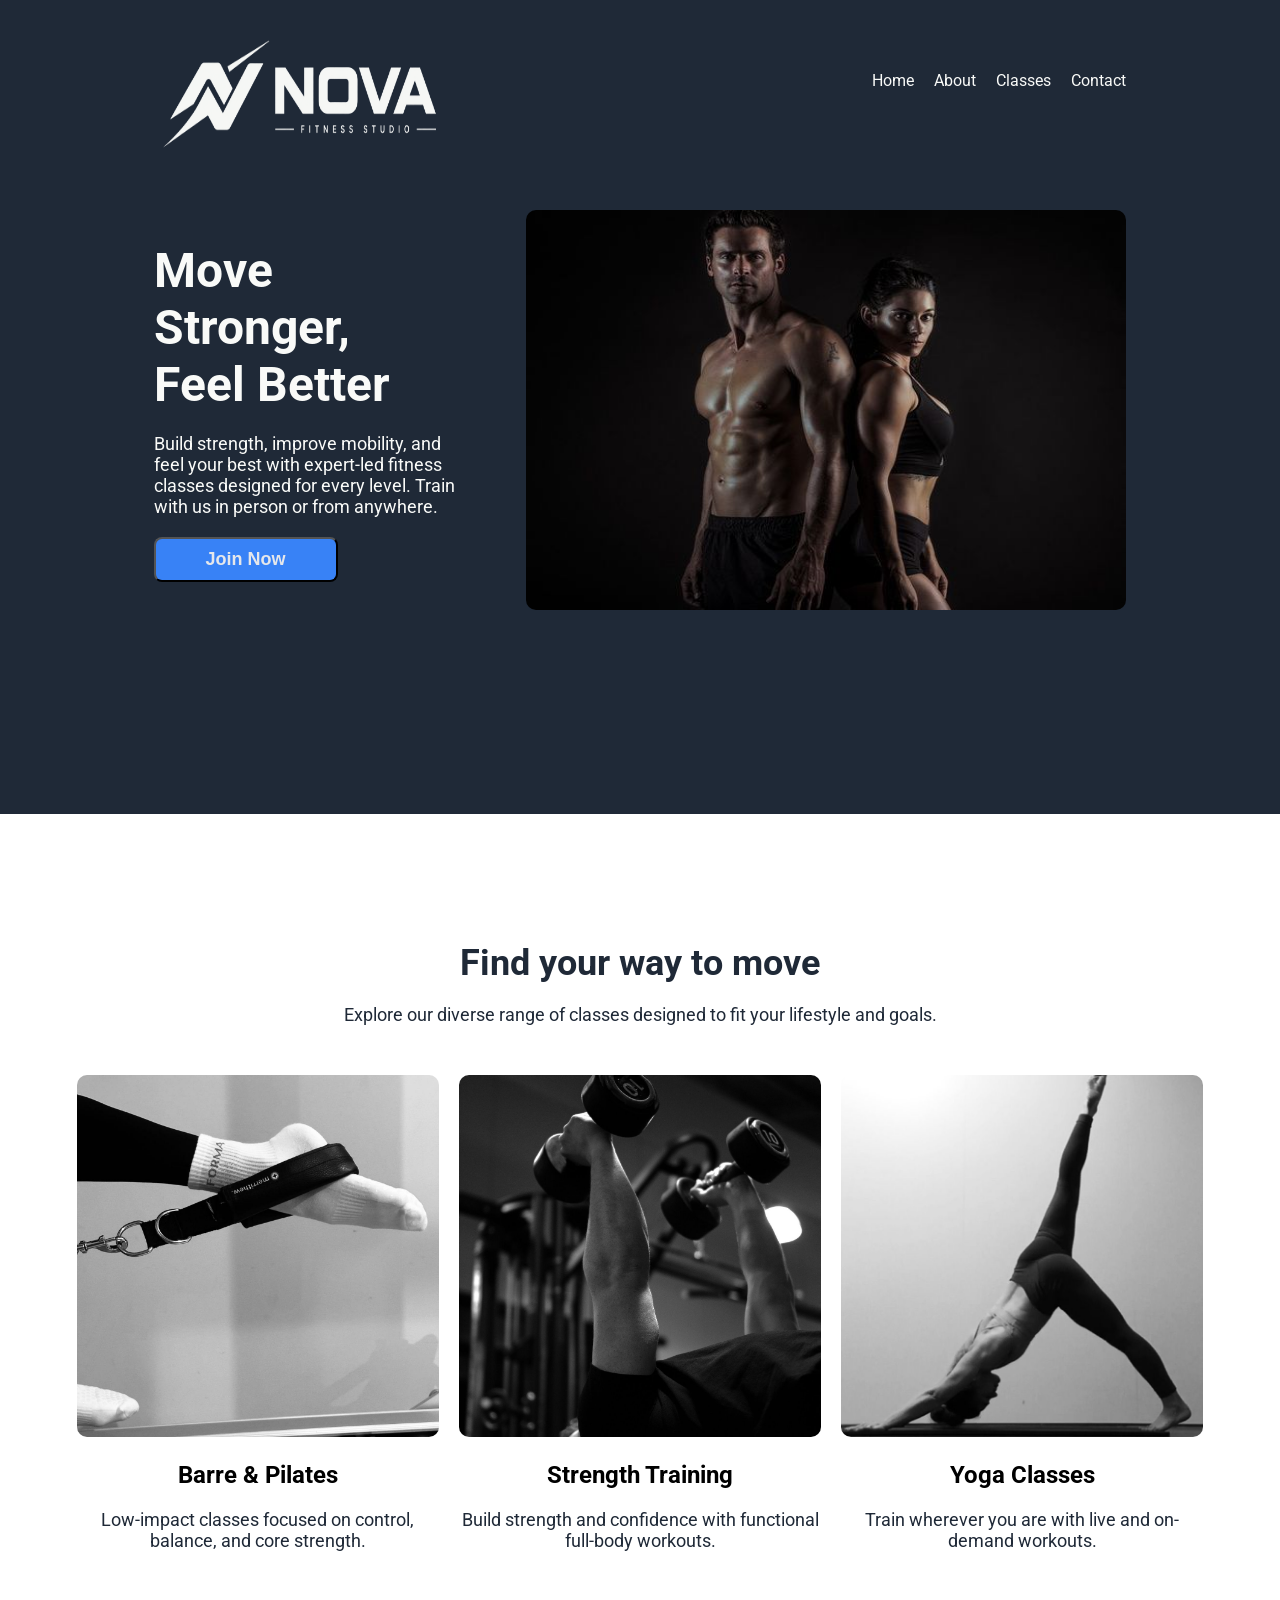
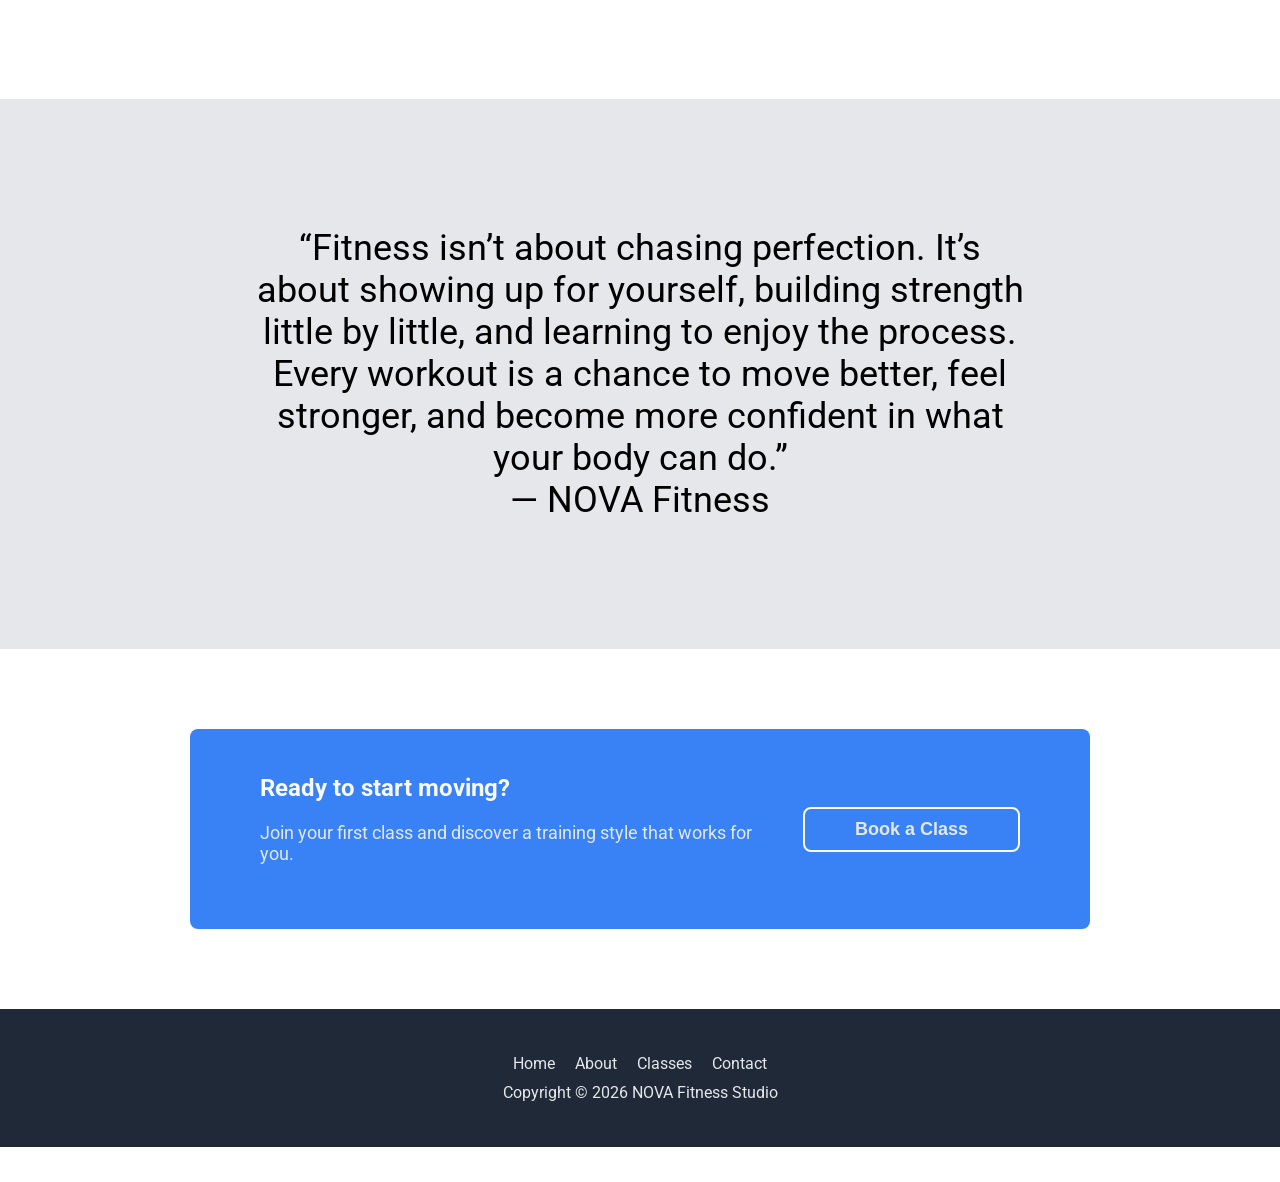
<file: index.html>
<!doctype html>
<html lang="en">
  <head>
    <meta charset="UTF-8" />
    <meta name="viewport" content="width=device-width, initial-scale=1.0" />
    <title>NOVA STUDIO</title>
    <link rel="stylesheet" href="style.css" />
  </head>

  <body>
    <header>
      <img src="imagess/logo.png" alt="Logo" class="logo" />
      <input type="checkbox" id="menu-toggle" class="menu-toggle" />
      <label
        for="menu-toggle"
        class="menu-button"
        aria-label="Toggle navigation menu"
      >
        <span></span>
        <span></span>
        <span></span>
      </label>
      <nav>
        <ul>
          <li><a href="index.html">Home</a></li>
          <li><a href="about.html">About</a></li>
          <li><a href="classes.html">Classes</a></li>
          <li><a href="#contact">Contact</a></li>
        </ul>
      </nav>
    </header>
    <main>
      <section class="hero" id="home">
        <article class="hero-content">
          <h1>
            Move Stronger, <br />
            Feel Better
          </h1>
          <p>
            Build strength, improve mobility, and feel your best with expert-led
            fitness classes designed for every level. Train with us in person or
            from anywhere.
          </p>
          <button href="classes.html" class="cta-button">Join Now</button>
        </article>
        <figure>
          <img
            src="imagess/gym-buddies.jpg"
            alt="Gym buddies"
            class="hero-image"
          />
        </figure>
      </section>
      <section class="classes">
        <h2>Find your way to move</h2>
        <p>
          Explore our diverse range of classes designed to fit your lifestyle
          and goals.
        </p>
        <div class="class-cards">
          <article class="card-info">
            <a href="pilates.html"
              ><img src="imagess/pilates.jpg" alt="Pilates fitness class"
            /></a>

            <h3>Barre & Pilates</h3>

            <p>
              Low-impact classes focused on control, balance, and core strength.
            </p>
          </article>

          <article class="card-info">
            <a href="strength-training.html"
              ><img
                src="imagess/strength.jpg"
                alt="man lifting weights in a gym"
            /></a>

            <h3>Strength Training</h3>

            <p>
              Build strength and confidence with functional full-body workouts.
            </p>
          </article>

          <article class="card-info">
            <a href="online-classes.html"
              ><img src="imagess/yoga.jpg" alt="woman doing a yoga posture"
            /></a>

            <h3>Yoga Classes</h3>

            <p>Train wherever you are with live and on-demand workouts.</p>
          </article>
        </div>
      </section>

      <section class="quote">
        <blockquote>
          “Fitness isn’t about chasing perfection. It’s about showing up for
          yourself, building strength little by little, and learning to enjoy
          the process. Every workout is a chance to move better, feel stronger,
          and become more confident in what your body can do.”

          <footer>— NOVA Fitness</footer>
        </blockquote>
      </section>
      <section class="cta">
        <article>
          <h2>Ready to start moving?</h2>

          <p>
            Join your first class and discover a training style that works for
            you.
          </p>
        </article>

        <button href="classes.html" class="button">Book a Class</button>
      </section>
    </main>
    <footer>
      <input
        type="checkbox"
        id="footer-menu-toggle"
        class="footer-menu-toggle"
      />
      <label
        for="footer-menu-toggle"
        class="footer-menu-button"
        aria-label="Toggle footer navigation menu"
      >
        <span></span>
        <span></span>
        <span></span>
      </label>
      <ul class="footer-nav">
        <li><a href="#home">Home</a></li>
        <li><a href="about.html">About</a></li>
        <li><a href="#classes">Classes</a></li>
        <li><a href="#contact">Contact</a></li>
      </ul>
      <p>Copyright © 2026 NOVA Fitness Studio</p>
    </footer>
  </body>
</html>
</file>
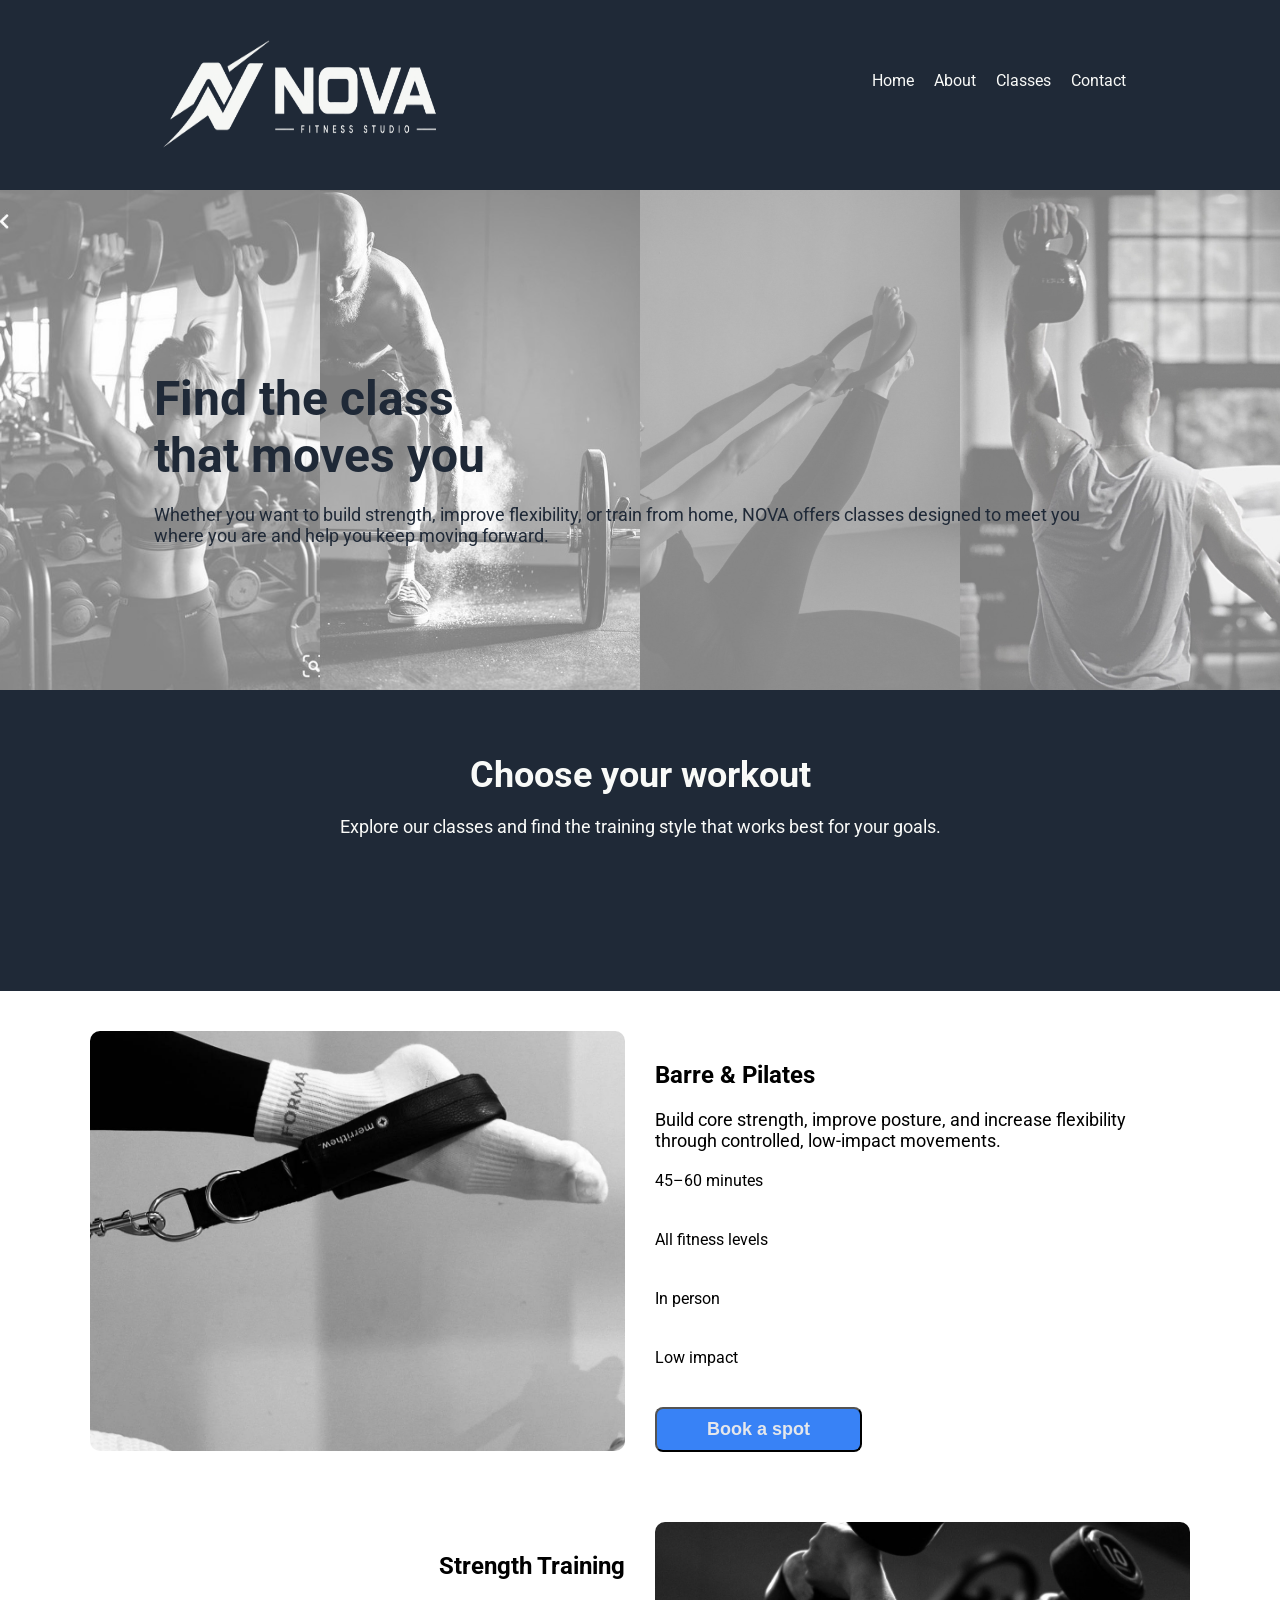
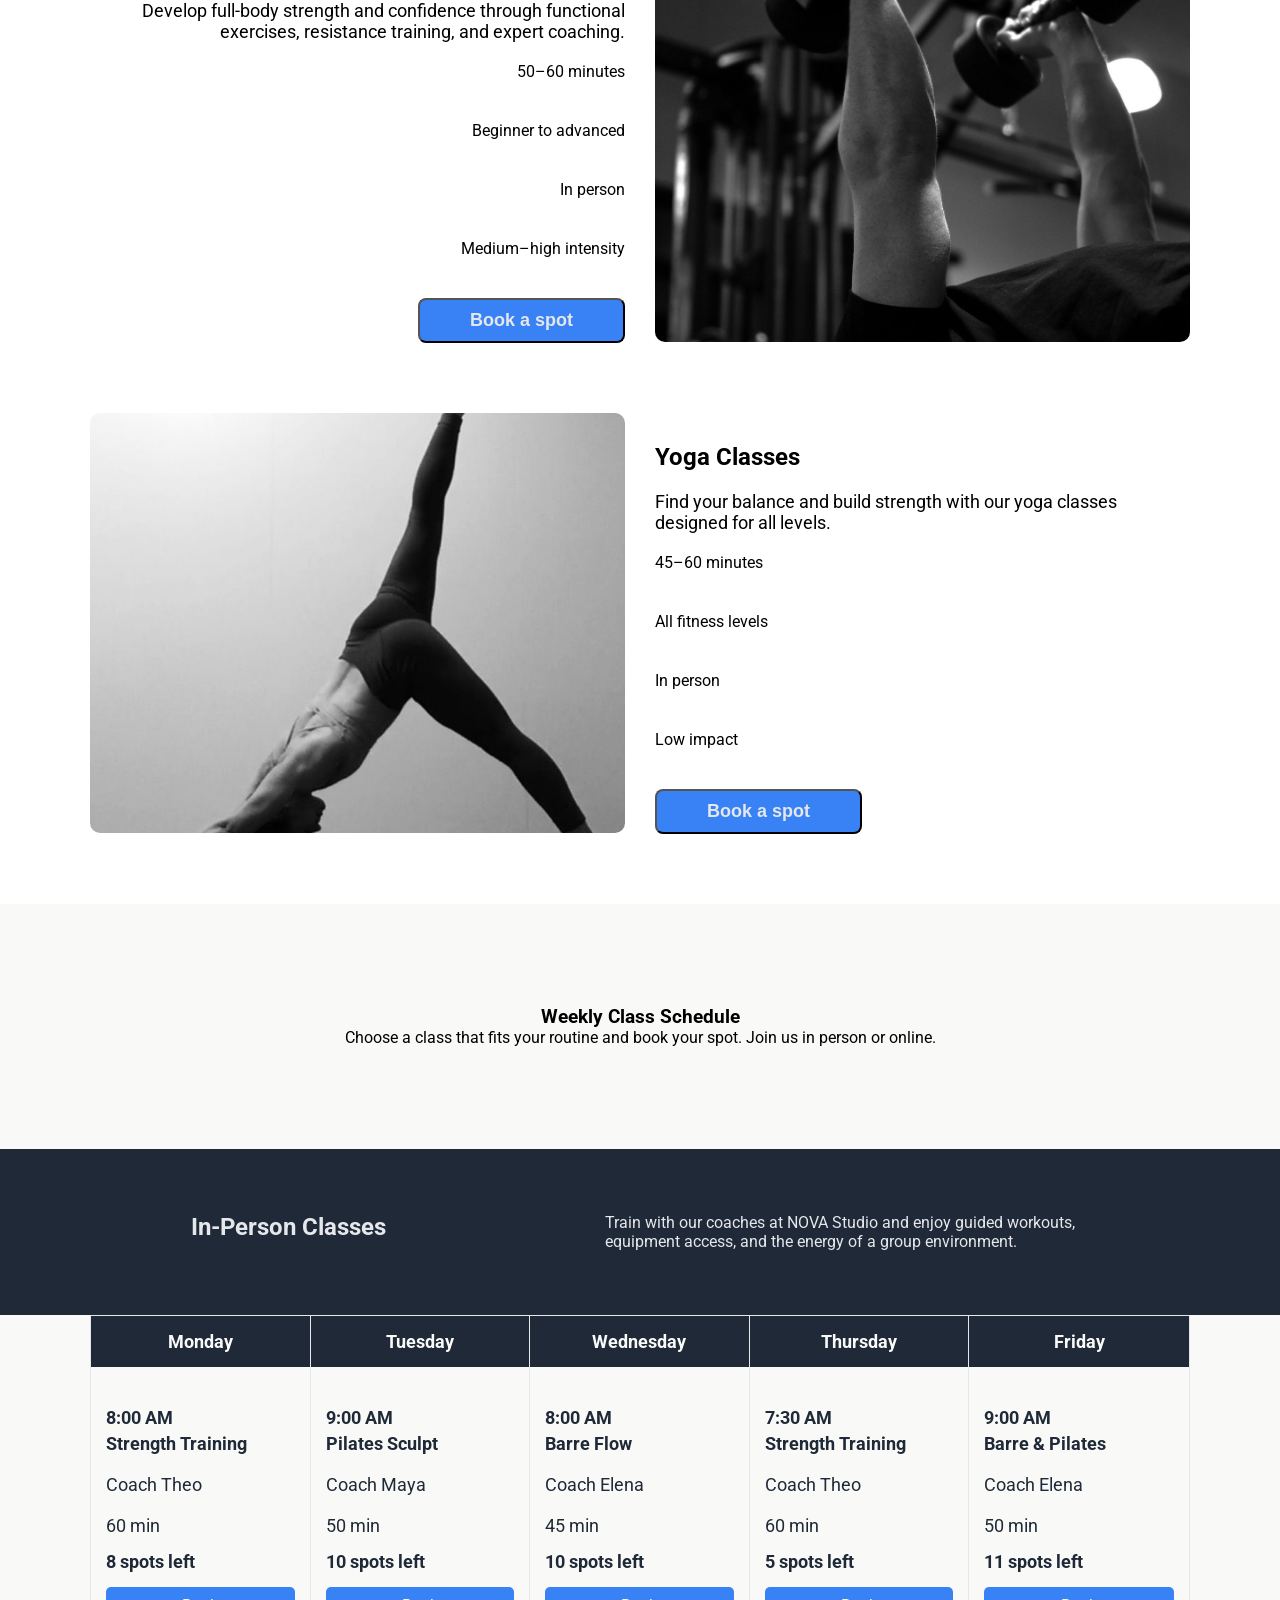
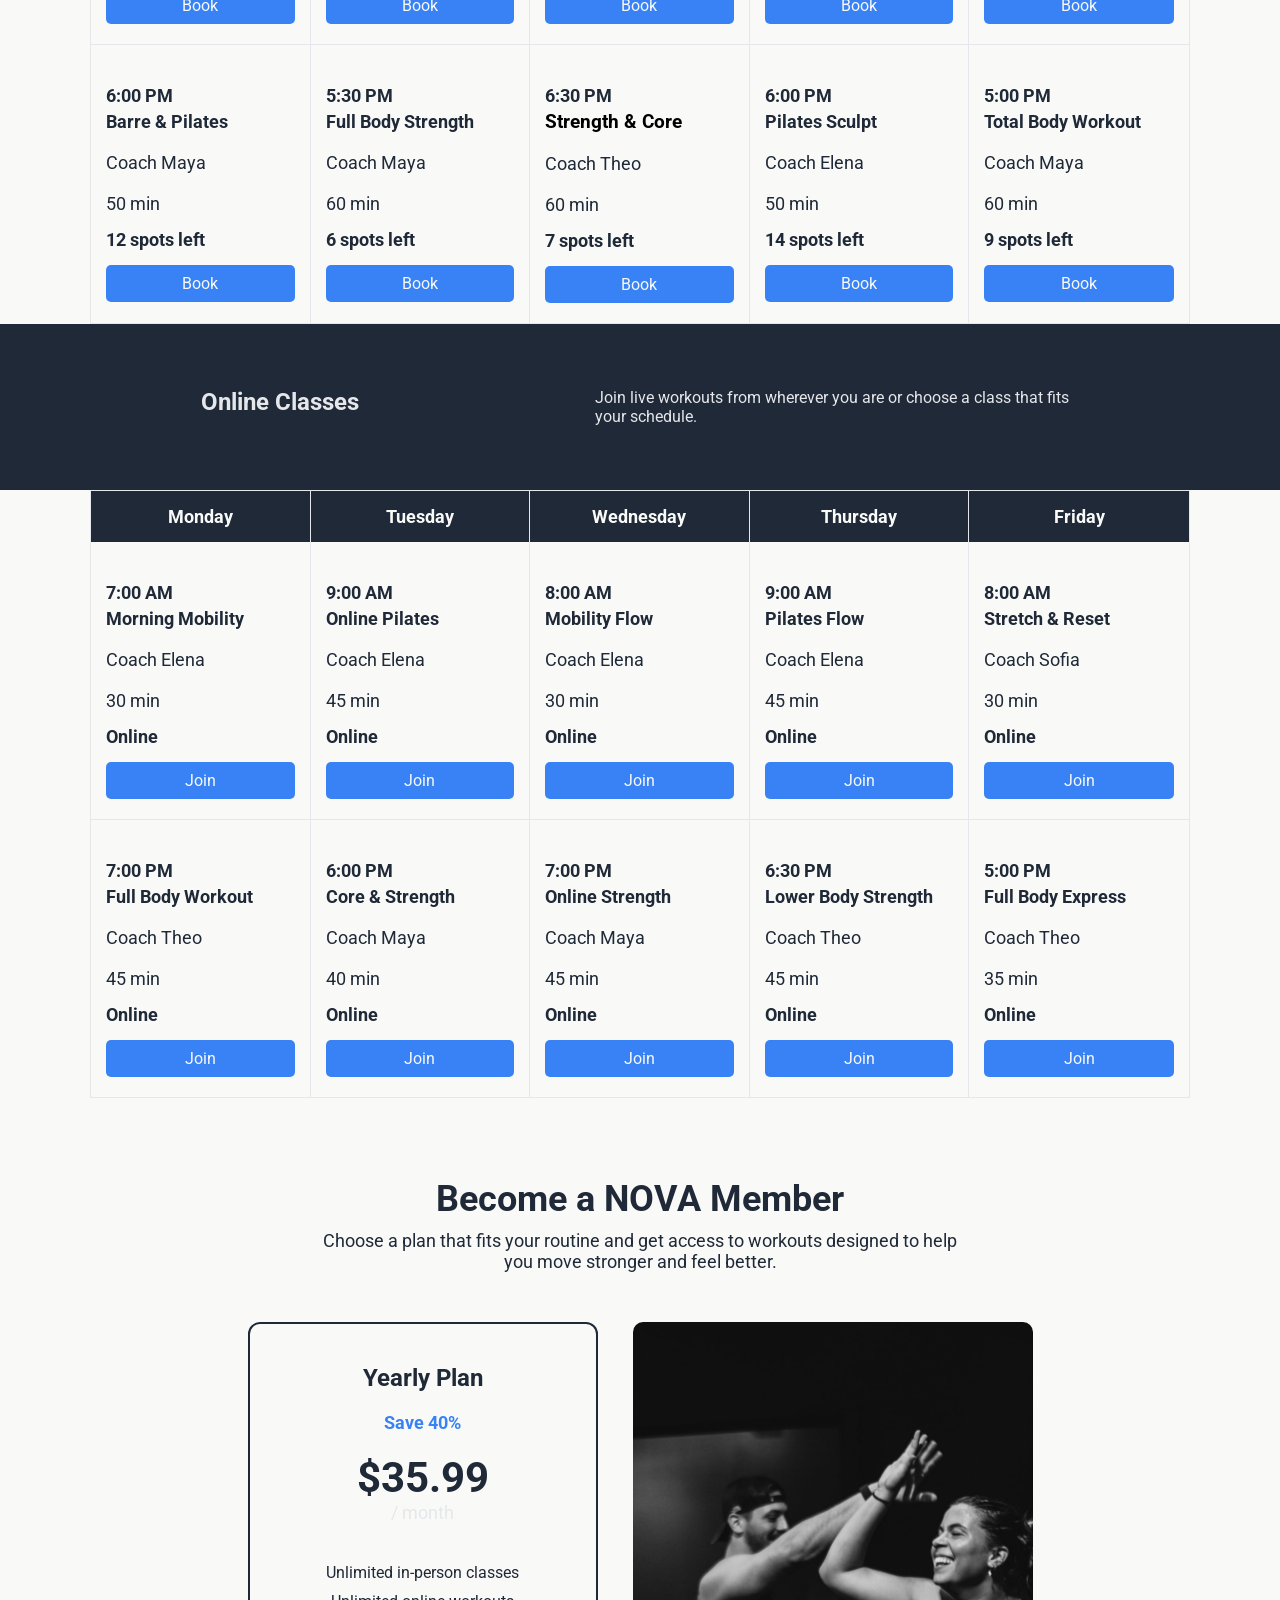
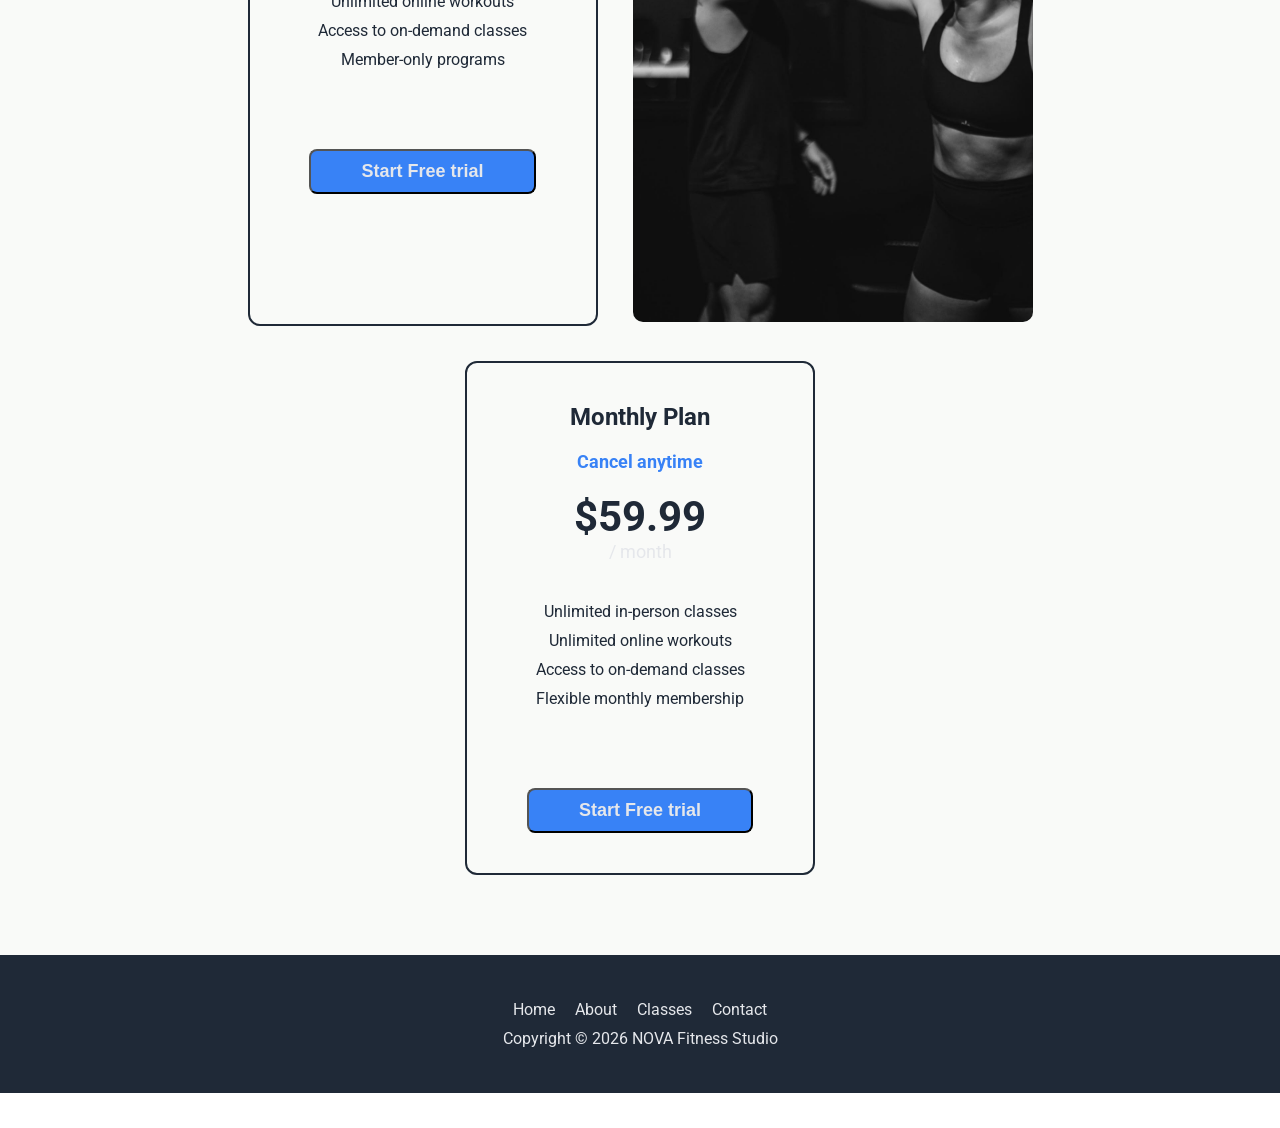
<file: classes.html>
<!DOCTYPE html>
<html lang="en">

<head>
    <meta charset="UTF-8">
    <meta name="viewport" content="width=device-width, initial-scale=1.0">
    <title>NOVA | CLASSES</title>
    <link rel="stylesheet" href="style.css">
</head>

<body class="classes-page">
    <header>
        <img src="imagess/logo.png" alt="Logo" class="logo" />
        <input type="checkbox" id="menu-toggle" class="menu-toggle" />
        <label for="menu-toggle" class="menu-button" aria-label="Toggle navigation menu">
            <span></span>
            <span></span>
            <span></span>
        </label>

        <nav>
            <ul>
                <li><a href="index.html">Home</a></li>
                <li><a href="about.html">About</a></li>
                <li><a href="classes.html">Classes</a></li>
                <li><a href="contact.html">Contact</a></li>
            </ul>
        </nav>
    </header>
    <main>
        <section class="hero-classes">
            <div class="hero-images">
                <img src="imagess/hero1.jpg" alt="woman lifting dumbells">
                <img src="imagess/hero2.jpg" alt="man doing weightlifitng">
                <img src="imagess/hero3.jpg" alt="woman doing pilates">
                <img src="imagess/hero4.jpg" alt="man lifting one dumbell">
            </div>

            <article class="hero-classes-content">
                <h1>Find the class<br>that moves you</h1>

                <p>
                    Whether you want to build strength, improve flexibility,
                    or train from home, NOVA offers classes designed to meet
                    you where you are and help you keep moving forward.
                </p>
            </article>

        </section>
        <div class="class-title">

            <h2>Choose your workout</h2>

            <p>
                Explore our classes and find the training style
                that works best for your goals.
            </p>
        </div>

        <section class="pilates-barre cards-classes">
            <a href="pilates.html">
                <img src="imagess/pilates.jpg" alt="Woman practicing Pilates">
            </a>

            <article class="class-info">
                <h3>Barre & Pilates</h3>

                <p>
                    Build core strength, improve posture, and increase
                    flexibility through controlled, low-impact movements.
                </p>

                <ul class="class-details">
                    <li>45–60 minutes</li>
                    <li>All fitness levels</li>
                    <li>In person</li>
                    <li>Low impact</li>
                </ul>

                <button href="classes.html" class="cta-button btn-classes">Book a spot</button>

            </article>

        </section>

        <!-- STRENGTH -->
        <section class="strength-training cards-classes">
            <a href="strength-training.html">
                <img src="imagess/strength.jpg" alt="Man lifting weights during strength training">
            </a>

            <article class="class-info strength-class">


                <h3>Strength Training</h3>

                <p>
                    Develop full-body strength and confidence through
                    functional exercises, resistance training, and
                    expert coaching.
                </p>

                <ul class="class-details">
                    <li>50–60 minutes</li>
                    <li>Beginner to advanced</li>
                    <li>In person</li>
                    <li>Medium–high intensity</li>
                </ul>

                <button href="classes.html" class="cta-button btn-classes">Book a spot</button>

            </article>
        </section>

        <!-- YOGA -->
        <section class="yoga-classes cards-classes">
            <a href="yoga-classes.html">
                <img src="imagess/yoga.jpg" alt="Woman doing a yoga posture">
            </a>
            <article class="class-info">
                <h3>Yoga Classes</h3>

                <p>
                    Find your balance and build strength with our
                    yoga classes designed for all levels.
                </p>

                <ul class="class-details">
                    <li>45–60 minutes</li>
                    <li>All fitness levels</li>
                    <li>In person</li>
                    <li>Low impact</li>
                </ul>

                <button href="classes.html" class="cta-button btn-classes">Book a spot</button>

            </article>

        </section>


        <!-- SCHEDULE -->

        <section class="schedule-section">
            <section class="schedule-heading">
                <h1>Weekly Class Schedule</h1>
                <p>
                    Choose a class that fits your routine and book your spot.
                    Join us in person or online.
                </p>
            </section>

            <section class="inperson-heading classes-types">
                <h2>In-Person Classes</h2>
                <p>
                    Train with our coaches at NOVA Studio and enjoy guided workouts,
                    equipment access, and the energy of a group environment.
                </p>
            </section>

            <section class="schedule-grid inperson-week">

                <article class="schedule-day">
                    <h3>Monday</h3>

                    <section class="class-session">
                        <p class="class-time">8:00 AM</p>
                        <h4>Strength Training</h4>
                        <p>Coach Theo</p>
                        <p>60 min</p>
                        <p class="spots">8 spots left</p>
                        <a href="#" class="schedule-button">Book</a>
                    </section>

                    <section class="class-session">
                        <p class="class-time">6:00 PM</p>
                        <h4>Barre & Pilates</h4>
                        <p>Coach Maya</p>
                        <p>50 min</p>
                        <p class="spots">12 spots left</p>
                        <a href="#" class="schedule-button">Book</a>
                    </section>
                </article>


                <article class="schedule-day">
                    <h3>Tuesday</h3>

                    <section class="class-session">
                        <p class="class-time">9:00 AM</p>
                        <h4>Pilates Sculpt</h4>
                        <p>Coach Maya</p>
                        <p>50 min</p>
                        <p class="spots">10 spots left</p>
                        <a href="#" class="schedule-button">Book</a>
                    </section>

                    <section class="class-session">
                        <p class="class-time">5:30 PM</p>
                        <h4>Full Body Strength</h4>
                        <p>Coach Maya</p>
                        <p>60 min</p>
                        <p class="spots">6 spots left</p>
                        <a href="#" class="schedule-button">Book</a>
                    </section>
                </article>


                <article class="schedule-day">
                    <h3>Wednesday</h3>

                    <section class="class-session">
                        <p class="class-time">8:00 AM</p>
                        <h4>Barre Flow</h4>
                        <p>Coach Elena</p>
                        <p>45 min</p>
                        <p class="spots">10 spots left</p>
                        <a href="#" class="schedule-button">Book</a>
                    </section>

                    <section class="class-session">
                        <p class="class-time">6:30 PM</p>
                        <h3>Strength & Core</h3>
                        <p>Coach Theo</p>
                        <p>60 min</p>
                        <p class="spots">7 spots left</p>
                        <a href="#" class="schedule-button">Book</a>
                    </section>
                </article>


                <article class="schedule-day">
                    <h3>Thursday</h3>

                    <section class="class-session">
                        <p class="class-time">7:30 AM</p>
                        <h4>Strength Training</h4>
                        <p>Coach Theo</p>
                        <p>60 min</p>
                        <p class="spots">5 spots left</p>
                        <a href="#" class="schedule-button">Book</a>
                    </section>

                    <section class="class-session">
                        <p class="class-time">6:00 PM</p>
                        <h4>Pilates Sculpt</h4>
                        <p>Coach Elena</p>
                        <p>50 min</p>
                        <p class="spots">14 spots left</p>
                        <a href="#" class="schedule-button">Book</a>
                    </section>
                </article>


                <article class="schedule-day">
                    <h3>Friday</h3>

                    <section class="class-session">
                        <p class="class-time">9:00 AM</p>
                        <h4>Barre & Pilates</h4>
                        <p>Coach Elena</p>
                        <p>50 min</p>
                        <p class="spots">11 spots left</p>
                        <a href="#" class="schedule-button">Book</a>
                    </section>

                    <section class="class-session">
                        <p class="class-time">5:00 PM</p>
                        <h4>Total Body Workout</h4>
                        <p>Coach Maya</p>
                        <p>60 min</p>
                        <p class="spots">9 spots left</p>
                        <a href="#" class="schedule-button">Book</a>
                    </section>
                </article>


                <!-- ONLINE SECTION CLASS-->
            </section>
            <section class="classes-types">
                <h2>Online Classes</h2>
                <p>
                    Join live workouts from wherever you are or choose a class
                    that fits your schedule.
                </p>
            </section>
            <section class="schedule-section online-schedule">



                <section class="schedule-grid">

                    <article class="schedule-day">
                        <h3>Monday</h3>

                        <section class="class-session">
                            <p class="class-time">7:00 AM</p>
                            <h4>Morning Mobility</h4>
                            <p>Coach Elena</p>
                            <p>30 min</p>
                            <p class="spots">Online</p>
                            <a href="#" class="schedule-button">Join</a>
                        </section>

                        <section class="class-session">
                            <p class="class-time">7:00 PM</p>
                            <h4>Full Body Workout</h4>
                            <p>Coach Theo</p>
                            <p>45 min</p>
                            <p class="spots">Online</p>
                            <a href="#" class="schedule-button">Join</a>
                        </section>
                    </article>


                    <article class="schedule-day">
                        <h3>Tuesday</h3>

                        <section class="class-session">
                            <p class="class-time">9:00 AM</p>
                            <h4>Online Pilates</h4>
                            <p>Coach Elena</p>
                            <p>45 min</p>
                            <p class="spots">Online</p>
                            <a href="#" class="schedule-button">Join</a>
                        </section>

                        <section class="class-session">
                            <p class="class-time">6:00 PM</p>
                            <h4>Core & Strength</h4>
                            <p>Coach Maya</p>
                            <p>40 min</p>
                            <p class="spots">Online</p>
                            <a href="#" class="schedule-button">Join</a>
                        </section>
                    </article>


                    <article class="schedule-day">
                        <h3>Wednesday</h3>

                        <section class="class-session">
                            <p class="class-time">8:00 AM</p>
                            <h4>Mobility Flow</h4>
                            <p>Coach Elena</p>
                            <p>30 min</p>
                            <p class="spots">Online</p>
                            <a href="#" class="schedule-button">Join</a>
                        </section>

                        <section class="class-session">
                            <p class="class-time">7:00 PM</p>
                            <h4>Online Strength</h4>
                            <p>Coach Maya</p>
                            <p>45 min</p>
                            <p class="spots">Online</p>
                            <a href="#" class="schedule-button">Join</a>
                        </section>
                    </article>


                    <article class="schedule-day">
                        <h3>Thursday</h3>

                        <section class="class-session">
                            <p class="class-time">9:00 AM</p>
                            <h4>Pilates Flow</h4>
                            <p>Coach Elena</p>
                            <p>45 min</p>
                            <p class="spots">Online</p>
                            <a href="#" class="schedule-button">Join</a>
                        </section>

                        <section class="class-session">
                            <p class="class-time">6:30 PM</p>
                            <h4>Lower Body Strength</h4>
                            <p>Coach Theo</p>
                            <p>45 min</p>
                            <p class="spots">Online</p>
                            <a href="#" class="schedule-button">Join</a>
                        </section>
                    </article>


                    <article class="schedule-day">
                        <h3>Friday</h3>

                        <section class="class-session">
                            <p class="class-time">8:00 AM</p>
                            <h4>Stretch & Reset</h4>
                            <p>Coach Sofia</p>
                            <p>30 min</p>
                            <p class="spots">Online</p>
                            <a href="#" class="schedule-button">Join</a>
                        </section>

                        <section class="class-session">
                            <p class="class-time">5:00 PM</p>
                            <h4>Full Body Express</h4>
                            <p>Coach Theo</p>
                            <p>35 min</p>
                            <p class="spots">Online</p>
                            <a href="#" class="schedule-button">Join</a>
                        </section>
                    </article>

                </section>

            </section>
        </section>
      <section class="plans">
        <h2>Become a NOVA Member</h2>

        <p>
          Choose a plan that fits your routine and get access to workouts
          designed to help you move stronger and feel better.
        </p>

        <section class="plan-cards">
          <article class="plan-card">
            <h3>Yearly Plan</h3>

            <p class="plan-offer">Save 40%</p>

            <p class="plan-price">
              <span>$35.99</span>
              / month
            </p>

            <ul>
              <li>Unlimited in-person classes</li>
              <li>Unlimited online workouts</li>
              <li>Access to on-demand classes</li>
              <li>Member-only programs</li>
            </ul>

            <button href="classes.html" class="cta-button">
              Start Free trial
            </button>
          </article>

          <figure>
            <img
              src="imagess/gym-buddies2.jpg"
              alt="Gym buddies"
              class="plan-img"
            />
          </figure>
          <article class="plan-card">
            <h3>Monthly Plan</h3>

            <p class="plan-offer">Cancel anytime</p>

            <p class="plan-price">
              <span>$59.99</span>
              / month
            </p>

            <ul>
              <li>Unlimited in-person classes</li>
              <li>Unlimited online workouts</li>
              <li>Access to on-demand classes</li>
              <li>Flexible monthly membership</li>
            </ul>

            <button href="classes.html" class="cta-button">
              Start Free trial
            </button>
          </article>
        </section>
      </section>
    </main>
    <footer>
        <input type="checkbox" id="footer-menu-toggle" class="footer-menu-toggle" />
        <label for="footer-menu-toggle" class="footer-menu-button" aria-label="Toggle footer navigation menu">
            <span></span>
            <span></span>
            <span></span>
        </label>
        <ul class="footer-nav">
            <li><a href="#home">Home</a></li>
            <li><a href="#about">About</a></li>
            <li><a href="#classes">Classes</a></li>
            <li><a href="#contact">Contact</a></li>
        </ul>
        <p>
            Copyright © 2026 NOVA Fitness Studio
        </p>
    </footer>
</body>

</html>
</body>

</html>
</file>
<file: style.css>
@import url("https://fonts.googleapis.com/css2?family=Roboto&display=swap");

:root {
    --main-text: #1f2937;
    --hero-header-text: #f9faf8;
    --secondary-color: #e5e7eb;
    --btn-text-color: #3882f6;
}

* {
    box-sizing: border-box;
    margin: 0;
    padding: 0;
}

body {
    font-family: "Roboto", sans-serif;
}

a {
    text-decoration: none;
    color: inherit;
}

/* HEADER + HERO */

header,
header ul {
    display: flex;
    justify-content: space-between;
    align-items: center;
    align-items: flex-end;
}

ul {
    gap: 20px;
    list-style: none;
}

header,
.hero {
    background-color: var(--main-text);
    color: var(--hero-header-text);
    padding: 20px 12%;
    display: flex;
}

nav {
    display: flex;
    justify-content: space-between;
    align-items: center;
    margin-bottom: 80px;
}

nav a:hover {
    color: var(--btn-text-color);
}

.menu-toggle,
.menu-button {
    display: none;
}

.logo {
    width: 300px;
    height: 150px;
}

/* HERO */

.hero {
    display: flex;
    justify-content: space-between;
    align-items: center;
    gap: 60px;
    padding-bottom: 200px;
}

.hero-image {
    width: 600px;
    height: 400px;
    border-radius: 10px;
}

article h1 {
    font-size: 48px;
}

article p {
    font-size: 18px;
    margin: 20px 0;
}

/* BUTTON */

button {
    background-color: var(--btn-text-color);
    padding: 10px 50px;
    border-radius: 8px;
    font-size: 18px;
    font-weight: bold;
    color: var(--secondary-color);
}

button:hover {
    background-color: #2563eb;
}

/* CLASSES / INFORMATION */

.classes {
  text-align: center;
  margin: 10% 0;
}

.classes h2,
.classes p {
  color: var(--main-text);
}

.classes h2 {
  font-size: 36px;
  margin: 50px 0 20px;
}

.classes p {
  font-size: 18px;
  margin-bottom: 50px;
  text-align: center;
}
/* ClASS CARDS */

.class-cards {
    display: flex;
    flex-wrap: wrap;
    justify-content: center;
    gap: 20px;
    margin-top: 20px;
    padding: 0 6%;
    text-align: center;
}

.card-info {
    flex: 1 1 280px;
    max-width: 400px;
}

.card-info img {
    width: 100%;
    aspect-ratio: 1 / 1;
    object-fit: cover;
    border-radius: 10px;
}

.card-info h3 {
    font-size: 24px;
    margin: 20px 0 10px;
}

.card-info p {
    font-size: 18px;
    color: var(--main-text);
    margin-bottom: 20px;
    width: 100%;
}

/* QUOTE */

.quote {
    background-color: var(--secondary-color);
    padding: 10% 20%;
    font-size: 36px;
    text-align: center;
}

/*CTA */
.cta {
    max-width: 900px;
    margin: 80px auto;
    padding: 45px 70px;
    background-color: var(--btn-text-color);
    color: var(--hero-header-text);
    display: flex;
    align-items: center;
    gap: 40px;
    border-radius: 8px;
}

.cta h2 {
    font-size: 24px;
    margin-bottom: 5px;
}

.cta p {
    font-size: 18px;
    color: var(--secondary-color);
}

.cta .button {
    border: 2px solid var(--hero-header-text);
    white-space: nowrap;
}

.cta .button:hover {
    background-color: var(--hero-header-text);
    color: var(--btn-text-color);
}

/* FOOTER */

body>footer {
    background-color: var(--main-text);
    color: var(--secondary-color);
    text-align: center;
    padding: 35px;
    margin-bottom: 35px;
}

/* ABOUT PAGE */

.about-page main {
    color: var(--main-text);
}

.about-hero {
    background-color: var(--main-text);
    color: var(--hero-header-text);
    padding: 100px 12% 120px;
}

.eyebrow,
.trainer-role {
    color: var(--btn-text-color);
    font-size: 14px;
    font-weight: bold;
    letter-spacing: 1px;
    margin-bottom: 18px;
    text-transform: uppercase;
}

.about-hero h1 {
    font-size: clamp(42px, 6vw, 76px);
    line-height: 1.05;
    max-width: 800px;
}

.about-intro {
    color: var(--secondary-color);
    font-size: 20px;
    line-height: 1.6;
    margin-top: 30px;
    max-width: 620px;
}

.about-story,
.trust-section,
.trainers-section {
    margin: 0 auto;
    max-width: 1200px;
    padding: 100px 6%;
}

.about-story {
    display: flex;
    gap: 70px;
}

.about-story>* {
    flex: 1 1 0;
}

.about-story> :first-child {
    flex: 0.8 1 0;
}

.about-story> :last-child {
    flex: 1.2 1 0;
}

.about-story h2,
.section-heading h2 {
    font-size: 38px;
    line-height: 1.15;
}

.about-story div:last-child p {
    color: #4b5563;
    font-size: 18px;
    line-height: 1.7;
    margin-bottom: 22px;
}

.trust-section {
    max-width: none;
    padding-left: 12%;
    padding-right: 12%;
    background-color: var(--secondary-color);
}

.section-heading {
    margin-bottom: 45px;
}

.trust-grid,
.trainer-grid {
    display: flex;
    flex-wrap: wrap;
    gap: 24px;
}

.trust-grid>*,
.trainer-grid>* {
    flex: 1 1 calc((100% - 48px) / 3);
}

.trust-grid article {
    border-top: 3px solid var(--btn-text-color);
    padding-top: 22px;
}

.trust-number {
    color: var(--btn-text-color);
    font-size: 14px;
    font-weight: bold;
}

.trust-grid h3,
.trainer-card h3 {
    font-size: 24px;
    margin: 18px 0 12px;
}

.trust-grid p,
.trainer-card p:last-child {
    color: #4b5563;
    font-size: 16px;
    line-height: 1.6;
}

.trainers-section {
    max-width: none;
    padding-left: 12%;
    padding-right: 12%;
}

.trainer-card {
    background-color: #f3f4f6;
    border-radius: 8px;
    overflow: hidden;
    text-align: center;
}

.trainer-card img {
    display: block;
    height: 280px;
    object-fit: cover;
    width: 100%;
}

.trainer-card:nth-child(3) img {
    object-position: center top;
}

.trainer-card div {
    padding: 25px;
    justify-content: center;
}

.trainer-role {
    margin-bottom: 0;
}

.trainer-card h3 {
    margin-top: 8px;
}

.disclaimer {
    text-align: center;
}

.about-cta {
    align-items: center;
    background-color: var(--btn-text-color);
    color: var(--hero-header-text);
    display: flex;
    gap: 35px;
    justify-content: space-between;
    margin: 0 auto 100px;
    max-width: 1050px;
    padding: 45px 55px;
}

.about-cta h2 {
    font-size: 28px;
}

.about-cta .button {
    border: 2px solid var(--hero-header-text);
    display: inline-block;
    font-weight: bold;
    padding: 10px 24px;
    white-space: nowrap;
}

.about-cta .button:hover {
    background-color: var(--hero-header-text);
    color: var(--btn-text-color);
}

body>footer p {
    margin: 10px 0;
}

.footer-nav {
    display: flex;
    justify-content: center;
    gap: 20px;
    margin: 10px 0;
}

.footer-nav a:hover {
    color: var(--btn-text-color);
}

.footer-menu-toggle,
.footer-menu-button {
    display: none;
}

@media (min-width: 601px) and (max-width: 1024px) {

    header,
    .hero {
        padding-left: 6%;
        padding-right: 6%;
    }

    .logo {
        width: 220px;
        height: auto;
    }

    nav {
        margin-bottom: 30px;
    }

    .hero {
        gap: 30px;
        padding-bottom: 120px;
    }

    .hero-image {
        width: 45vw;
        height: auto;
    }

    .cta {
        margin: 60px 6%;
        padding: 40px;
    }

    .quote {
        padding: 12% 10%;
        font-size: 30px;
    }

    .about-hero {
        padding: 80px 6% 90px;
    }

    .about-story,
    .trust-section,
    .trainers-section {
        padding-left: 6%;
        padding-right: 6%;
    }

    .about-story {
        gap: 35px;
    }

    .trainer-grid {
        flex-wrap: wrap;
    }

    .trainer-grid>* {
        flex-basis: calc((100% - 24px) / 2);
    }

    .trainer-card:last-child {
        margin-inline: auto;
        max-width: 50%;
    }

    .about-cta {
        margin-left: 6%;
        margin-right: 6%;
    }
}

@media (max-width: 600px) {

    header,
    .hero,
    .class-cards,
    .cta {
        flex-direction: column;
    }

    .class-cards {
        align-items: center;
    }

    header,
    .hero {
        padding: 20px 6%;
    }

    header {
        flex-direction: row;
        flex-wrap: wrap;
        gap: 20px;
        align-items: flex-start;
        justify-content: space-between;
    }

    .logo {
        width: min(160px, 45vw);
        height: auto;
    }

    .cta {
        margin: 40px auto;
        padding: 30px 20px;
    }

    .cta .button {
        white-space: normal;
        width: 100%;
        text-align: center;
    }

    .hero-content,
    .hero figure,
    .card-info,
    .training-types,
    .plans,
    .plan-cards,
    .plan-card,
    .plan-cards figure {
        width: 100%;
    }

    .hero-image,
    .card-info img,
    .card-info p,
    .plan-img {
        width: 100%;
        height: auto;
    }

    nav {
        display: none;
        flex-basis: 100%;
        margin-bottom: 20px;
        width: 100%;
    }

    nav ul {
        align-items: center;
        flex-direction: column;
        gap: 16px;
    }

    .menu-button {
        cursor: pointer;
        display: flex;
        flex-direction: column;
        gap: 5px;
        padding: 30px;
    }

    .menu-button span {
        background-color: var(--hero-header-text);
        display: block;
        height: 3px;
        width: 28px;
    }

    .menu-toggle:focus-visible+.menu-button {
        outline: 2px solid var(--btn-text-color);
        outline-offset: 4px;
    }

    .menu-toggle:checked+.menu-button+nav {
        display: block;
    }

    .about-hero {
        padding: 65px 6% 75px;
    }

    .about-hero h1 {
        font-size: 40px;
    }

    .about-intro {
        font-size: 18px;
    }

    .about-story,
    .trust-grid,
    .trainer-grid {
        flex-direction: column;
    }

    .about-story>*,
    .trust-grid>*,
    .trainer-grid>* {
        flex: 0 1 auto;
    }

    .about-story {
        gap: 35px;
    }

    .about-story,
    .trust-section,
    .trainers-section {
        padding-bottom: 70px;
        padding-top: 70px;
    }

    .about-story h2,
    .section-heading h2 {
        font-size: 32px;
    }

    .trust-section,
    .trainers-section {
        padding-left: 6%;
        padding-right: 6%;
    }

    .trainer-card:last-child {
        margin-inline: 0;
        max-width: none;
    }

    .about-cta {
        align-items: stretch;
        flex-direction: column;
        margin: 0 6% 70px;
        padding: 30px;
    }

    .about-cta h2 {
        font-size: 24px;
    }

    .about-cta .button {
        text-align: center;
    }

    .plans {
        padding-left: 6%;
        padding-right: 6%;
    }

    .plan-cards {
        align-items: center;
        flex-direction: column;
    }

    aside {
        width: 100%;
    }

    .plan-card {
        max-width: 350px;
    }

    .footer-menu-button {
        cursor: pointer;
        display: flex;
        flex-direction: column;
        gap: 5px;
        margin: 0 auto 15px;
        padding: 8px;
        width: fit-content;
    }

    .footer-menu-button span {
        background-color: var(--secondary-color);
        display: block;
        height: 3px;
        width: 28px;
    }

    .footer-menu-toggle:focus-visible+.footer-menu-button {
        outline: 2px solid var(--btn-text-color);
        outline-offset: 4px;
    }

    .footer-nav {
        display: none;
        flex-direction: column;
        gap: 16px;
    }

    .footer-menu-toggle:checked+.footer-menu-button+.footer-nav {
        display: flex;
    }
}

.footer-nav a:hover {
    color: var(--btn-text-color);
}

/*CLASSES PAGE*/
/* =========================
   CLASSES PAGE
   ========================= */


/* HERO */

.classes-page .hero-images {
    display: flex;
    flex-direction: row;
    width: 100%;
    overflow: hidden;
}

.classes-page .hero-images img {
    width: 25%;
    height: 500px;
    object-fit: cover;
    opacity: 0.5;
    min-width: 0;
}

.classes-page .hero-classes {
    width: 100%;
    height: 500px;
    overflow: hidden;
}

.classes-page .hero-classes-content {
    display: block;
    position: relative;
    bottom: 320px;
    padding: 0 30% 0 10%;
    color: var(--main-text);
}


/* =========================
   CLASSES SECTION
   ========================= */

.classes-page .class-title {
    background-color: var(--main-text);
    text-align: center;
    padding: 5% 0 12% 0;
    color: var(--hero-header-text);
}

.classes-page .class-title h2 {
    font-size: 36px;
    margin-bottom: 20px;
}

.classes-page .class-title p {
    font-size: 18px;
}

.classes-page .cards-classes,
.classes-page .class-details {
    display: flex;
}

.classes-page .cards-classes {
    justify-content: center;
    gap: 20px;
    margin: 20px;
    text-align: center;
}

.classes-page .cards-classes>a,
.classes-page .class-info {
    min-width: 0;
}

.classes-page .cards-classes img {
    width: 500px;
    height: 500px;
    max-width: 100%;
    object-fit: cover;
    border-radius: 10px;
}

.classes-page .strength-training {
    flex-direction: row-reverse;
}

.classes-page .class-info {
    width: 500px;
    max-width: 100%;
    padding: 30px 0;
    text-align: start;
}

.classes-page .strength-class {
    text-align: right;
}

.classes-page .class-info h3 {
    font-size: 24px;
}

.classes-page .class-details {
    flex-direction: column;
    gap: 40px;
}

.classes-page .class-info button {
    margin-top: 40px;
}


/* =========================
   SCHEDULE SECTION
   ========================= */

.classes-page .schedule-section {
    background-color: var(--hero-header-text);
}

.classes-page .schedule-heading {
    text-align: center;
    padding: 8% 0;
}

.classes-page .inperson-heading,
.classes-page .classes-types {
    background-color: var(--main-text);
    color: var(--secondary-color);
    display: flex;
    justify-content: space-around;
    gap: 40px;
    padding: 5%;
}

.classes-page .inperson-heading h2,
.classes-page .classes-types h2,
.classes-page .inperson-heading p,
.classes-page .classes-types p {
    min-width: 0;
}

.classes-page .inperson-heading p,
.classes-page .classes-types p {
    width: 400px;
    max-width: 100%;
}

.classes-page .schedule-grid {
    display: flex;
    max-width: 1200px;
    width: 100%;
    margin: auto;
    border: 1px solid var(--secondary-color);
}

.classes-page .schedule-day {
    width: 20%;
    min-width: 0;
    background-color: var(--hero-header-text);
    border-right: 1px solid var(--secondary-color);
}

.classes-page .schedule-day:last-child {
    border-right: none;
}

.classes-page .schedule-day>h3 {
    background-color: var(--main-text);
    color: var(--hero-header-text);
    text-align: center;
    padding: 15px;
    font-size: 18px;
}

.classes-page .class-session {
    padding: 20px 15px;
    min-height: 240px;
    min-width: 0;
    border-bottom: 1px solid var(--secondary-color);
    overflow-wrap: break-word;
}

.classes-page .class-session:last-child {
    border-bottom: none;
}

.classes-page .class-time {
    color: var(--btn-text-color);
    font-size: 18px;
    font-weight: bold;
    margin-bottom: 8px;
}

.classes-page .class-session h4 {
    font-size: 18px;
    margin-bottom: 15px;
    color: var(--main-text);
}

.classes-page .class-session p {
    color: var(--main-text);
    margin-bottom: 5px;
}

.classes-page .spots {
    margin-top: 15px;
    font-weight: bold;
    color: #1f2937;
}

.classes-page .schedule-button {
    display: block;
    background-color: var(--btn-text-color);
    color: var(--hero-header-text);
    text-align: center;
    padding: 9px;
    margin-top: 15px;
    border-radius: 5px;
    text-decoration: none;
}

.classes-page .schedule-button:hover {
    background-color: var(--main-text);
}
/*PLAN CARDS*/

.plans {
    background-color: var(--hero-header-text);
    text-align: center;
    padding: 80px 12%;
}

.plans>h2 {
    font-size: 36px;
    color: var(--main-text);
    margin-bottom: 10px;
}

.plans>p {
    max-width: 650px;
    margin: 0 auto 50px;
    color: var(--main-text);
    font-size: 18px;
}

.plan-cards {
    display: flex;
    flex-wrap: wrap;
    justify-content: center;
    gap: 35px;
}

.plan-card {
    width: 350px;
    max-width: 100%;
    padding: 40px;
    border: 2px solid var(--main-text);
    border-radius: 12px;
    text-align: center;
    background-color: var(--hero-header-text);
}

.plan-card h3 {
    font-size: 24px;
    color: var(--main-text);
    margin-bottom: 8px;
}

.plan-offer {
    color: var(--btn-text-color);
    font-weight: bold;
    margin-bottom: 20px;
}

.plan-price {
    color: var(--secondary-color);
    margin-bottom: 25px;
}

.plan-price span {
    display: block;
    color: var(--main-text);
    font-size: 42px;
    font-weight: bold;
}

.plan-card ul {
    margin: 40px 0 80px 0;
    color: var(--main-text);
}

.plan-card li {
    margin-bottom: 10px;
}

.plan-img {
    width: 400px;
    max-width: 100%;
    height: 600px;
    border-radius: 10px;
}


/* ==================================================
   SMALL DESKTOP
   901px - 1460px
   ================================================== */

@media (min-width: 901px) and (max-width: 1460px) {

    /* HERO */

    .classes-page .hero-classes {
        width: 100%;
        height: 500px;
        overflow: hidden;
    }

    .classes-page .hero-images {
        width: 100%;
    }

    .classes-page .hero-images img {
        width: 25%;
        height: 500px;
        min-width: 0;
    }

    .classes-page .hero-classes-content {
        bottom: 320px;
        padding: 0 12%;
    }


    /* TITLE */

    .classes-page .class-title {
        width: 100%;
        padding-left: 8%;
        padding-right: 8%;
    }


    /* CLASS CARDS */

    .classes-page .cards-classes {
        width: 90%;
        max-width: 1100px;
        margin: 40px auto;
        gap: 30px;
    }

    .classes-page .cards-classes>a,
    .classes-page .class-info {
        width: 50%;
        min-width: 0;
    }

    .classes-page .cards-classes img {
        width: 100%;
        height: 420px;
        object-fit: cover;
    }

    .classes-page .class-info {
        padding: 30px 0;
    }


    /* SCHEDULE HEADINGS */

    .classes-page .inperson-heading,
    .classes-page .classes-types {
        width: 100%;
        padding: 5% 8%;
    }

    .classes-page .inperson-heading p,
    .classes-page .classes-types p {
        width: 45%;
    }


    /* SCHEDULE */

    .classes-page .schedule-grid {
        width: 90%;
        max-width: 1100px;
    }

    .classes-page .schedule-day {
        min-width: 0;
    }
}


/* ==================================================
   TABLET
   601px - 900px
   ================================================== */

@media (min-width: 601px) and (max-width: 900px) {

    /* HERO */

    .classes-page .hero-images {
        flex-wrap: wrap;
    }

    .classes-page .hero-images img {
        width: 50%;
        height: 250px;
    }

    .classes-page .hero-classes {
        height: 500px;
        overflow: hidden;
    }

    .classes-page .hero-classes-content {
        bottom: 330px;
        padding: 0 10%;
    }


    /* CLASS CARDS */

    .classes-page .cards-classes {
        flex-direction: column;
        align-items: center;

        width: calc(100% - 60px);
        max-width: 700px;

        margin: 40px auto;
    }

    .classes-page .strength-training {
        flex-direction: column;
    }

    .classes-page .cards-classes>a,
    .classes-page .class-info {
        width: 100%;
        max-width: 700px;
    }

    .classes-page .cards-classes img {
        width: 100%;
        height: 400px;
        object-fit: cover;
    }

    .classes-page .class-info {
        padding: 25px 0;
        text-align: left;
    }

    .classes-page .strength-class {
        text-align: left;
    }


    /* SCHEDULE HEADINGS */

    .classes-page .inperson-heading,
    .classes-page .classes-types {
        padding: 40px 8%;
    }

    .classes-page .inperson-heading p,
    .classes-page .classes-types p {
        width: 50%;
    }


    /* SCHEDULE */

    .classes-page .schedule-grid {
        flex-wrap: wrap;

        width: 90%;
        max-width: 700px;
    }

    .classes-page .schedule-day {
        width: 50%;
        min-width: 0;
    }
}


/* ==================================================
   MOBILE
   600px AND BELOW
   ================================================== */

@media (max-width: 600px) {

    /* HERO */

    .classes-page .hero-images {
        flex-wrap: wrap;
    }

    .classes-page .hero-images img {
        width: 50%;
        height: 210px;
    }

    .classes-page .hero-classes {
        height: 420px;
        overflow: hidden;
    }

    .classes-page .hero-classes-content {
        bottom: 305px;
        padding: 0 8%;
        text-align: center;
    }

    .classes-page .hero-classes-content h1 {
        font-size: 34px;
    }

    .classes-page .hero-classes-content p {
        font-size: 16px;
    }


    /* TITLE */

    .classes-page .class-title {
        padding: 50px 8%;
    }

    .classes-page .class-title h2 {
        font-size: 30px;
    }


    /* CLASS CARDS */

    .classes-page .cards-classes {
        flex-direction: column;
        align-items: stretch;

        width: calc(100% - 40px);

        margin: 30px auto;
    }

    .classes-page .strength-training {
        flex-direction: column;
    }

    .classes-page .cards-classes>a,
    .classes-page .class-info {
        width: 100%;
        max-width: 100%;
    }

    .classes-page .cards-classes img {
        width: 100%;
        height: 300px;
        object-fit: cover;
    }

    .classes-page .class-info {
        padding: 25px 0;
        text-align: left;
    }

    .classes-page .strength-class {
        text-align: left;
    }

    .classes-page .class-details {
        gap: 20px;
    }

    .classes-page .class-info button {
        width: 100%;
    }


    /* SCHEDULE HEADINGS */

    .classes-page .schedule-heading {
        padding: 50px 8%;
    }

    .classes-page .inperson-heading,
    .classes-page .classes-types {
        flex-direction: column;
        gap: 20px;
        padding: 40px 8%;
    }

    .classes-page .inperson-heading p,
    .classes-page .classes-types p {
        width: 100%;
        max-width: 100%;
    }


    /* SCHEDULE */

    .classes-page .schedule-grid {
        flex-direction: column;

        width: 90%;
        max-width: 90%;
    }

    .classes-page .schedule-day {
        width: 100%;
        min-width: 0;

        border-right: none;
    }

    .classes-page .class-session {
        min-height: auto;
        min-width: 0;

        overflow-wrap: break-word;
    }

    .plan-card ul {
    margin: 40px 0 50px 0;
}
}
</file>
